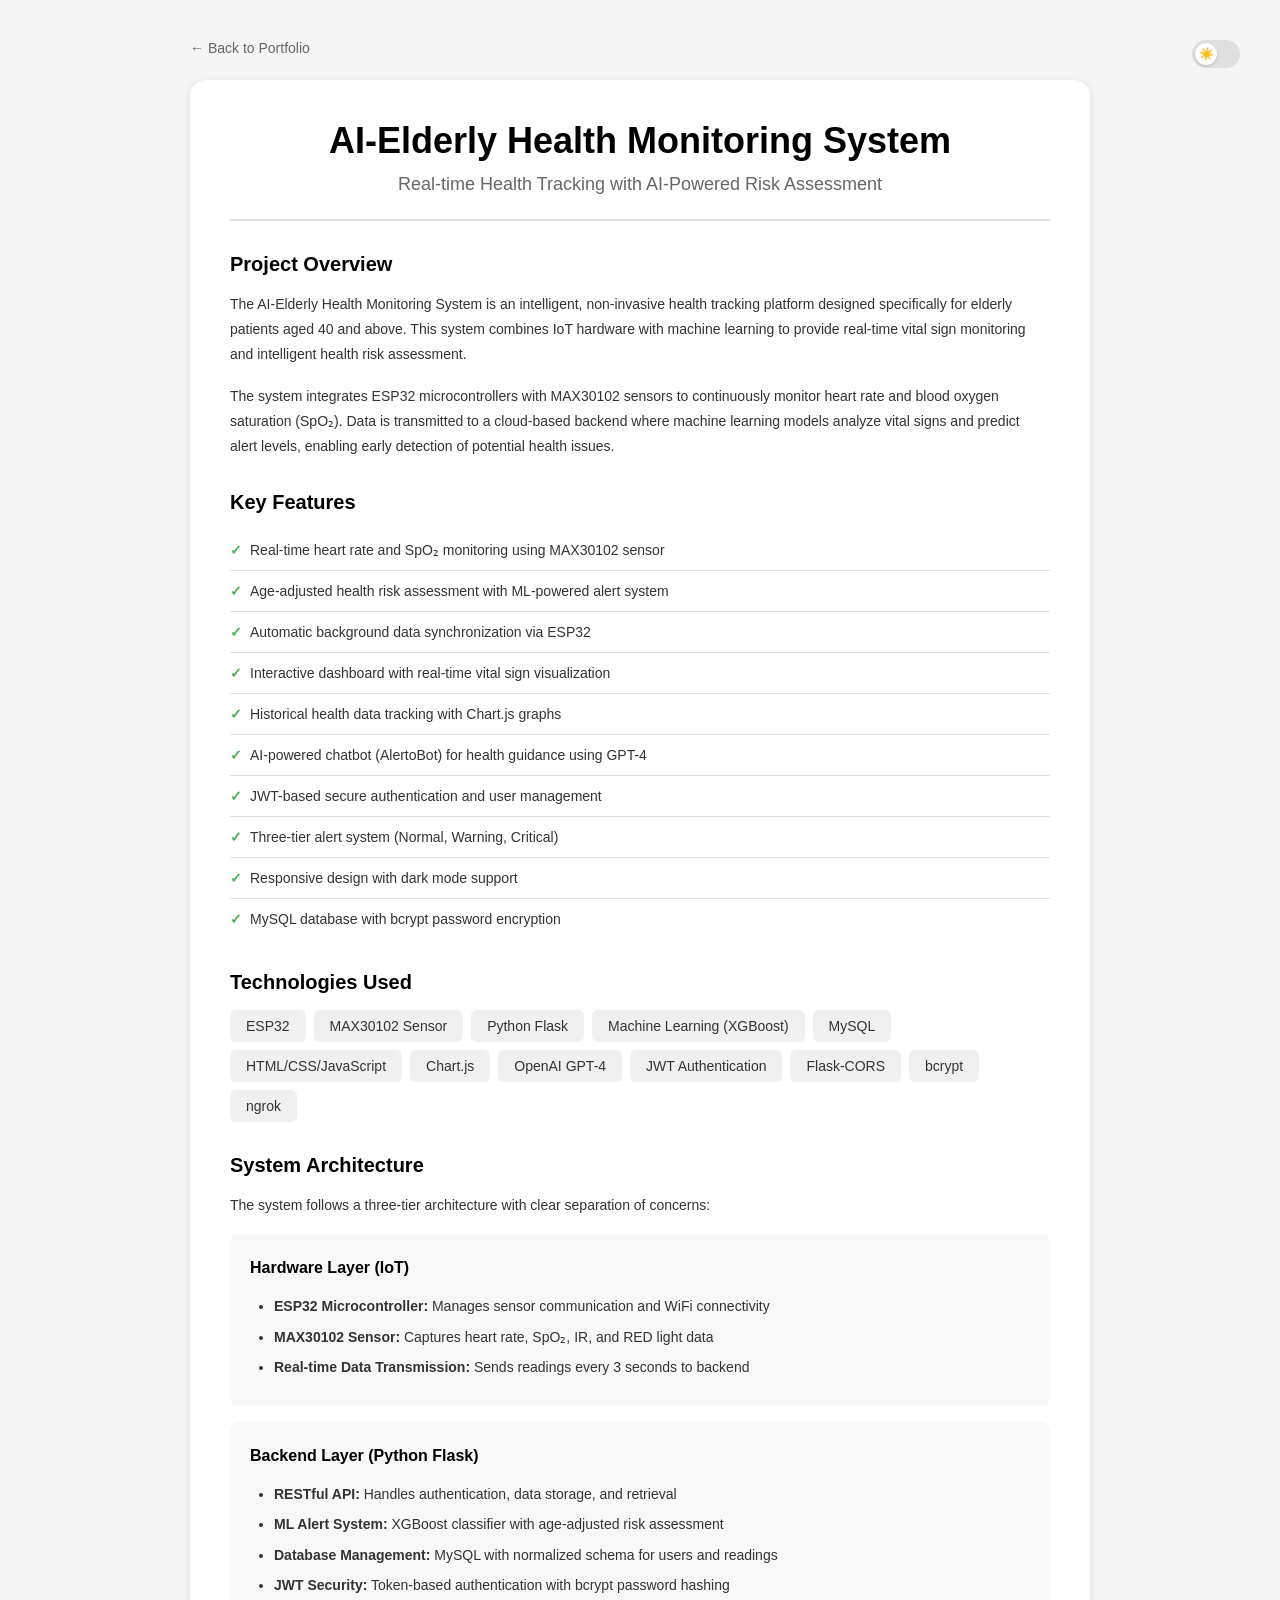
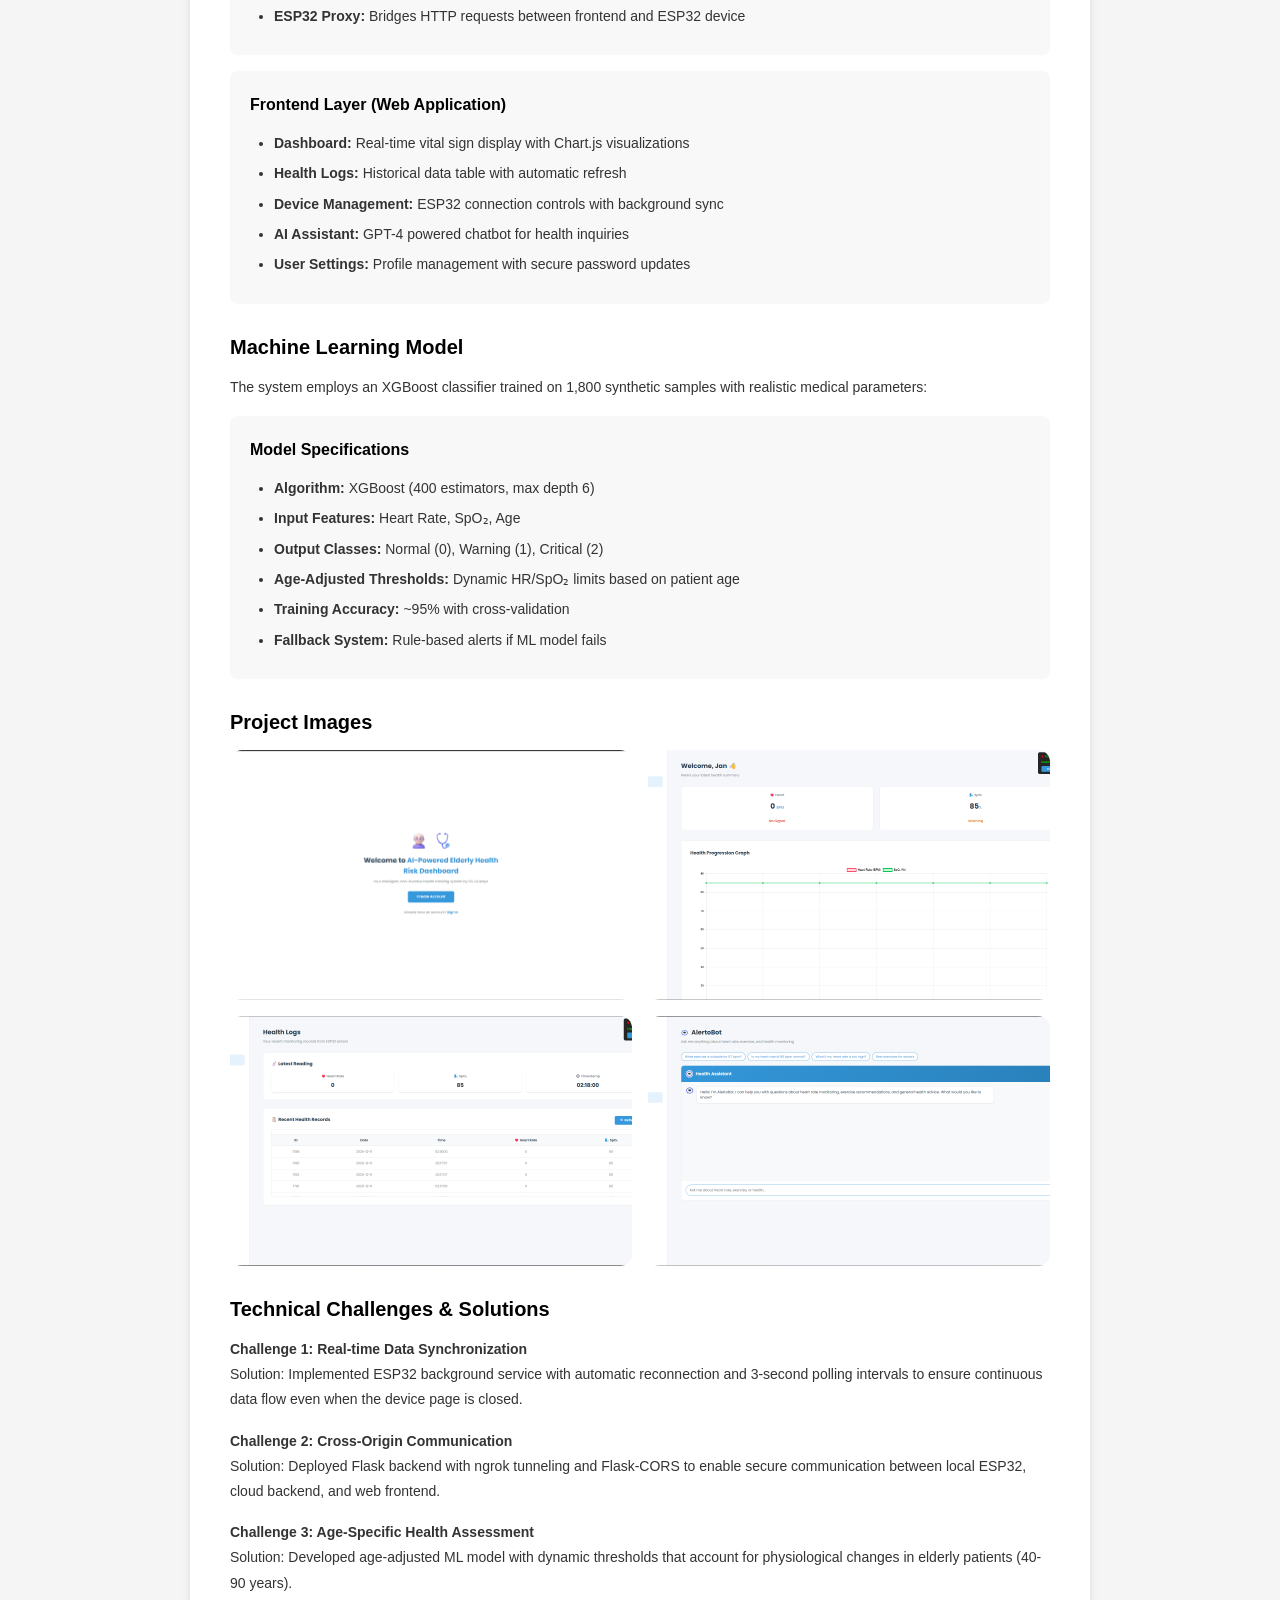
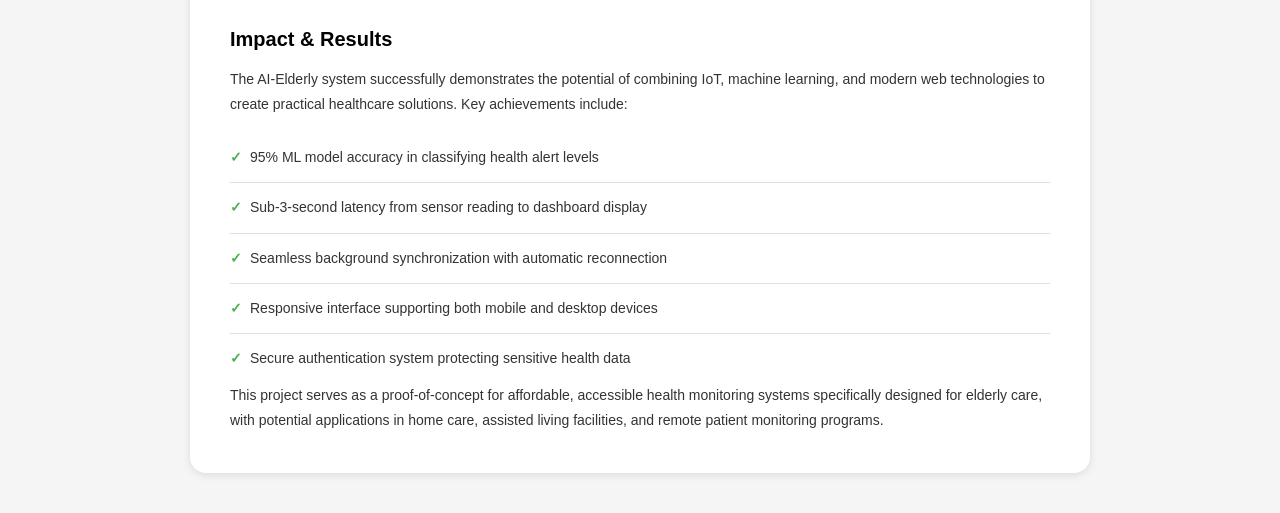
<file: ai.html>
<!DOCTYPE html>
<html lang="en">
<head>
    <meta charset="UTF-8">
    <meta name="viewport" content="width=device-width, initial-scale=1.0">
    <title>AI-Elderly - Project Details</title>
    <style>
        * {
            margin: 0;
            padding: 0;
            box-sizing: border-box;
        }

        body {
            font-family: -apple-system, BlinkMacSystemFont, 'Segoe UI', Roboto, 'Helvetica Neue', Arial, sans-serif;
            background: #f5f5f5;
            padding: 40px 20px;
            transition: background 0.3s ease;
            font-size: 14px;
            min-height: 100vh;
        }

        body.dark-mode {
            background: #1a1a1a;
        }

        .container {
            max-width: 900px;
            margin: 0 auto;
        }

        .back-button {
            display: inline-flex;
            align-items: center;
            gap: 8px;
            color: #666;
            text-decoration: none;
            font-size: 14px;
            margin-bottom: 24px;
            transition: color 0.3s ease;
            font-weight: 500;
        }

        .back-button:hover {
            color: #000;
        }

        body.dark-mode .back-button {
            color: #aaa;
        }

        body.dark-mode .back-button:hover {
            color: #fff;
        }

        .project-card {
            background: white;
            border-radius: 16px;
            padding: 40px;
            box-shadow: 0 2px 8px rgba(0, 0, 0, 0.1);
            transition: all 0.3s ease;
        }

        body.dark-mode .project-card {
            background: #2d2d2d;
            box-shadow: 0 2px 8px rgba(0, 0, 0, 0.5);
        }

        .project-header {
            text-align: center;
            margin-bottom: 32px;
            padding-bottom: 24px;
            border-bottom: 2px solid #e0e0e0;
        }

        body.dark-mode .project-header {
            border-bottom-color: #4d4d4d;
        }

        .project-title {
            font-size: 36px;
            font-weight: 700;
            color: #000;
            margin-bottom: 12px;
            transition: color 0.3s ease;
        }

        body.dark-mode .project-title {
            color: #fff;
        }

        .project-subtitle {
            font-size: 18px;
            color: #666;
            transition: color 0.3s ease;
        }

        body.dark-mode .project-subtitle {
            color: #aaa;
        }

        .toggle-switch {
            position: fixed;
            top: 40px;
            right: 40px;
            width: 48px;
            height: 28px;
            background: #e0e0e0;
            border-radius: 14px;
            cursor: pointer;
            transition: background 0.3s;
            z-index: 1000;
        }

        .toggle-switch.active {
            background: #4a5568;
        }

        .toggle-knob {
            width: 22px;
            height: 22px;
            background: white;
            border-radius: 50%;
            position: absolute;
            top: 3px;
            left: 3px;
            transition: left 0.3s;
            box-shadow: 0 1px 3px rgba(0, 0, 0, 0.2);
        }

        .toggle-knob::before {
            content: '☀️';
            position: absolute;
            top: 50%;
            left: 50%;
            transform: translate(-50%, -50%);
            font-size: 12px;
        }

        .toggle-switch.active .toggle-knob {
            left: 23px;
        }

        .toggle-switch.active .toggle-knob::before {
            content: '🌙';
        }

        .section {
            margin-bottom: 32px;
        }

        .section:last-child {
            margin-bottom: 0;
        }

        .section-title {
            font-size: 20px;
            font-weight: 600;
            color: #000;
            margin-bottom: 16px;
            transition: color 0.3s ease;
        }

        body.dark-mode .section-title {
            color: #fff;
        }

        .section-content {
            color: #333;
            line-height: 1.8;
            transition: color 0.3s ease;
        }

        body.dark-mode .section-content {
            color: #ccc;
        }

        .section-content p {
            margin-bottom: 16px;
        }

        .section-content p:last-child {
            margin-bottom: 0;
        }

        .tech-tags {
            display: flex;
            flex-wrap: wrap;
            gap: 8px;
            margin-top: 12px;
        }

        .tag {
            background: #f0f0f0;
            padding: 8px 16px;
            border-radius: 6px;
            font-size: 14px;
            color: #333;
            transition: all 0.3s ease;
        }

        body.dark-mode .tag {
            background: #3d3d3d;
            color: #ccc;
        }

        .tag:hover {
            background: #e0e0e0;
        }

        body.dark-mode .tag:hover {
            background: #4d4d4d;
        }

        .image-gallery {
            display: grid;
            grid-template-columns: 1fr 1fr;
            gap: 16px;
            margin-top: 16px;
        }

        .image-container {
            width: 100%;
            height: 250px;
            background: #e0e0e0;
            border-radius: 12px;
            overflow: hidden;
            display: flex;
            align-items: center;
            justify-content: center;
            transition: all 0.3s ease;
        }

        body.dark-mode .image-container {
            background: #3d3d3d;
        }

        .image-container:hover {
            transform: translateY(-4px);
            box-shadow: 0 4px 12px rgba(0, 0, 0, 0.15);
        }

        .image-container img {
            width: 100%;
            height: 100%;
            object-fit: cover;
            cursor: pointer;
        }

        /* Modal styles for image preview */
        .modal {
            display: none;
            position: fixed;
            z-index: 2000;
            left: 0;
            top: 0;
            width: 100%;
            height: 100%;
            background-color: rgba(0, 0, 0, 0.9);
            animation: fadeIn 0.3s ease;
        }

        .modal.active {
            display: flex;
            align-items: center;
            justify-content: center;
        }

        .modal-content {
            max-width: 90%;
            max-height: 90%;
            object-fit: contain;
            animation: zoomIn 0.3s ease;
        }

        .modal-close {
            position: absolute;
            top: 20px;
            right: 40px;
            color: #fff;
            font-size: 40px;
            font-weight: bold;
            cursor: pointer;
            transition: color 0.3s ease;
        }

        .modal-close:hover {
            color: #ccc;
        }

        @keyframes fadeIn {
            from { opacity: 0; }
            to { opacity: 1; }
        }

        @keyframes zoomIn {
            from { transform: scale(0.8); opacity: 0; }
            to { transform: scale(1); opacity: 1; }
        }

        .placeholder-text {
            color: #999;
            font-size: 14px;
        }

        body.dark-mode .placeholder-text {
            color: #666;
        }

        .features-list {
            list-style: none;
            padding: 0;
        }

        .features-list li {
            padding: 12px 0;
            border-bottom: 1px solid #e0e0e0;
            color: #333;
            transition: all 0.3s ease;
        }

        body.dark-mode .features-list li {
            border-bottom-color: #4d4d4d;
            color: #ccc;
        }

        .features-list li:last-child {
            border-bottom: none;
        }

        .features-list li::before {
            content: '✓';
            display: inline-block;
            width: 20px;
            color: #4CAF50;
            font-weight: bold;
        }

        .architecture-section {
            background: #f8f8f8;
            padding: 20px;
            border-radius: 8px;
            margin-top: 16px;
        }

        body.dark-mode .architecture-section {
            background: #1a1a1a;
        }

        .architecture-section h4 {
            color: #000;
            font-size: 16px;
            font-weight: 600;
            margin-bottom: 12px;
        }

        body.dark-mode .architecture-section h4 {
            color: #fff;
        }

        .architecture-section ul {
            list-style: disc;
            padding-left: 24px;
            color: #333;
        }

        body.dark-mode .architecture-section ul {
            color: #ccc;
        }

        .architecture-section li {
            margin-bottom: 8px;
            line-height: 1.6;
        }

        @media (max-width: 768px) {
            .project-card {
                padding: 24px;
            }

            .project-title {
                font-size: 28px;
            }

            .project-subtitle {
                font-size: 16px;
            }

            .image-gallery {
                grid-template-columns: 1fr;
            }

            .toggle-switch {
                top: 20px;
                right: 20px;
            }
        }
    </style>
</head>
<body>
    <div class="toggle-switch" onclick="toggleDarkMode(this)">
        <div class="toggle-knob"></div>
    </div>

    <div class="container">
        <a href="index.html" class="back-button">← Back to Portfolio</a>

        <div class="project-card">
            <div class="project-header">
                <h1 class="project-title">AI-Elderly Health Monitoring System</h1>
                <p class="project-subtitle">Real-time Health Tracking with AI-Powered Risk Assessment</p>
            </div>

            <div class="section">
                <h2 class="section-title">Project Overview</h2>
                <div class="section-content">
                    <p>The AI-Elderly Health Monitoring System is an intelligent, non-invasive health tracking platform designed specifically for elderly patients aged 40 and above. This system combines IoT hardware with machine learning to provide real-time vital sign monitoring and intelligent health risk assessment.</p>
                    <p>The system integrates ESP32 microcontrollers with MAX30102 sensors to continuously monitor heart rate and blood oxygen saturation (SpO₂). Data is transmitted to a cloud-based backend where machine learning models analyze vital signs and predict alert levels, enabling early detection of potential health issues.</p>
                </div>
            </div>

            <div class="section">
                <h2 class="section-title">Key Features</h2>
                <ul class="features-list">
                    <li>Real-time heart rate and SpO₂ monitoring using MAX30102 sensor</li>
                    <li>Age-adjusted health risk assessment with ML-powered alert system</li>
                    <li>Automatic background data synchronization via ESP32</li>
                    <li>Interactive dashboard with real-time vital sign visualization</li>
                    <li>Historical health data tracking with Chart.js graphs</li>
                    <li>AI-powered chatbot (AlertoBot) for health guidance using GPT-4</li>
                    <li>JWT-based secure authentication and user management</li>
                    <li>Three-tier alert system (Normal, Warning, Critical)</li>
                    <li>Responsive design with dark mode support</li>
                    <li>MySQL database with bcrypt password encryption</li>
                </ul>
            </div>

            <div class="section">
                <h2 class="section-title">Technologies Used</h2>
                <div class="tech-tags">
                    <span class="tag">ESP32</span>
                    <span class="tag">MAX30102 Sensor</span>
                    <span class="tag">Python Flask</span>
                    <span class="tag">Machine Learning (XGBoost)</span>
                    <span class="tag">MySQL</span>
                    <span class="tag">HTML/CSS/JavaScript</span>
                    <span class="tag">Chart.js</span>
                    <span class="tag">OpenAI GPT-4</span>
                    <span class="tag">JWT Authentication</span>
                    <span class="tag">Flask-CORS</span>
                    <span class="tag">bcrypt</span>
                    <span class="tag">ngrok</span>
                </div>
            </div>

            <div class="section">
                <h2 class="section-title">System Architecture</h2>
                <div class="section-content">
                    <p>The system follows a three-tier architecture with clear separation of concerns:</p>
                    
                    <div class="architecture-section">
                        <h4>Hardware Layer (IoT)</h4>
                        <ul>
                            <li><strong>ESP32 Microcontroller:</strong> Manages sensor communication and WiFi connectivity</li>
                            <li><strong>MAX30102 Sensor:</strong> Captures heart rate, SpO₂, IR, and RED light data</li>
                            <li><strong>Real-time Data Transmission:</strong> Sends readings every 3 seconds to backend</li>
                        </ul>
                    </div>

                    <div class="architecture-section">
                        <h4>Backend Layer (Python Flask)</h4>
                        <ul>
                            <li><strong>RESTful API:</strong> Handles authentication, data storage, and retrieval</li>
                            <li><strong>ML Alert System:</strong> XGBoost classifier with age-adjusted risk assessment</li>
                            <li><strong>Database Management:</strong> MySQL with normalized schema for users and readings</li>
                            <li><strong>JWT Security:</strong> Token-based authentication with bcrypt password hashing</li>
                            <li><strong>ESP32 Proxy:</strong> Bridges HTTP requests between frontend and ESP32 device</li>
                        </ul>
                    </div>

                    <div class="architecture-section">
                        <h4>Frontend Layer (Web Application)</h4>
                        <ul>
                            <li><strong>Dashboard:</strong> Real-time vital sign display with Chart.js visualizations</li>
                            <li><strong>Health Logs:</strong> Historical data table with automatic refresh</li>
                            <li><strong>Device Management:</strong> ESP32 connection controls with background sync</li>
                            <li><strong>AI Assistant:</strong> GPT-4 powered chatbot for health inquiries</li>
                            <li><strong>User Settings:</strong> Profile management with secure password updates</li>
                        </ul>
                    </div>
                </div>
            </div>

            <div class="section">
                <h2 class="section-title">Machine Learning Model</h2>
                <div class="section-content">
                    <p>The system employs an XGBoost classifier trained on 1,800 synthetic samples with realistic medical parameters:</p>
                    
                    <div class="architecture-section">
                        <h4>Model Specifications</h4>
                        <ul>
                            <li><strong>Algorithm:</strong> XGBoost (400 estimators, max depth 6)</li>
                            <li><strong>Input Features:</strong> Heart Rate, SpO₂, Age</li>
                            <li><strong>Output Classes:</strong> Normal (0), Warning (1), Critical (2)</li>
                            <li><strong>Age-Adjusted Thresholds:</strong> Dynamic HR/SpO₂ limits based on patient age</li>
                            <li><strong>Training Accuracy:</strong> ~95% with cross-validation</li>
                            <li><strong>Fallback System:</strong> Rule-based alerts if ML model fails</li>
                        </ul>
                    </div>
                </div>
            </div>

            <div class="section">
                <h2 class="section-title">Project Images</h2>
                <div class="image-gallery">
                    <div class="image-container">
                        <img src="db.png" alt="Dashboard Interface" onclick="openModal(this.src)">
                    </div>
                    <div class="image-container">
                        <img src="maindb.png" alt="Main Dashboard" onclick="openModal(this.src)">
                    </div>
                    <div class="image-container">
                        <img src="hl.png" alt="Health Logs" onclick="openModal(this.src)">
                    </div>
                    <div class="image-container">
                        <img src="chatbot.png" alt="AI Assistant" onclick="openModal(this.src)">
                    </div>
                </div>
            </div>

            <div class="section">
                <h2 class="section-title">Technical Challenges & Solutions</h2>
                <div class="section-content">
                    <p><strong>Challenge 1: Real-time Data Synchronization</strong><br>
                    Solution: Implemented ESP32 background service with automatic reconnection and 3-second polling intervals to ensure continuous data flow even when the device page is closed.</p>
                    
                    <p><strong>Challenge 2: Cross-Origin Communication</strong><br>
                    Solution: Deployed Flask backend with ngrok tunneling and Flask-CORS to enable secure communication between local ESP32, cloud backend, and web frontend.</p>
                    
                    <p><strong>Challenge 3: Age-Specific Health Assessment</strong><br>
                    Solution: Developed age-adjusted ML model with dynamic thresholds that account for physiological changes in elderly patients (40-90 years).</p>
                </div>
            </div>

            <div class="section">
                <h2 class="section-title">Impact & Results</h2>
                <div class="section-content">
                    <p>The AI-Elderly system successfully demonstrates the potential of combining IoT, machine learning, and modern web technologies to create practical healthcare solutions. Key achievements include:</p>
                    <ul class="features-list">
                        <li>95% ML model accuracy in classifying health alert levels</li>
                        <li>Sub-3-second latency from sensor reading to dashboard display</li>
                        <li>Seamless background synchronization with automatic reconnection</li>
                        <li>Responsive interface supporting both mobile and desktop devices</li>
                        <li>Secure authentication system protecting sensitive health data</li>
                    </ul>
                    <p>This project serves as a proof-of-concept for affordable, accessible health monitoring systems specifically designed for elderly care, with potential applications in home care, assisted living facilities, and remote patient monitoring programs.</p>
                </div>
            </div>
        </div>
    </div>

    <!-- Image Modal -->
    <div id="imageModal" class="modal" onclick="closeModal()">
        <span class="modal-close">&times;</span>
        <img class="modal-content" id="modalImage" alt="Full screen image">
    </div>

    <script>
        function toggleDarkMode(element) {
            element.classList.toggle('active');
            document.body.classList.toggle('dark-mode');
            
            const isDarkMode = document.body.classList.contains('dark-mode');
            localStorage.setItem('darkMode', isDarkMode);
        }

        window.addEventListener('DOMContentLoaded', () => {
            const isDarkMode = localStorage.getItem('darkMode') === 'true';
            if (isDarkMode) {
                document.body.classList.add('dark-mode');
                document.querySelector('.toggle-switch').classList.add('active');
            }
        });

        // Image modal functions
        function openModal(imageSrc) {
            const modal = document.getElementById('imageModal');
            const modalImg = document.getElementById('modalImage');
            modal.classList.add('active');
            modalImg.src = imageSrc;
            document.body.style.overflow = 'hidden'; // Prevent scrolling when modal is open
        }

        function closeModal() {
            const modal = document.getElementById('imageModal');
            modal.classList.remove('active');
            document.body.style.overflow = ''; // Restore scrolling
        }

        // Close modal on ESC key
        document.addEventListener('keydown', (e) => {
            if (e.key === 'Escape') {
                closeModal();
            }
        });
    </script>
</body>

</html>
</file>
